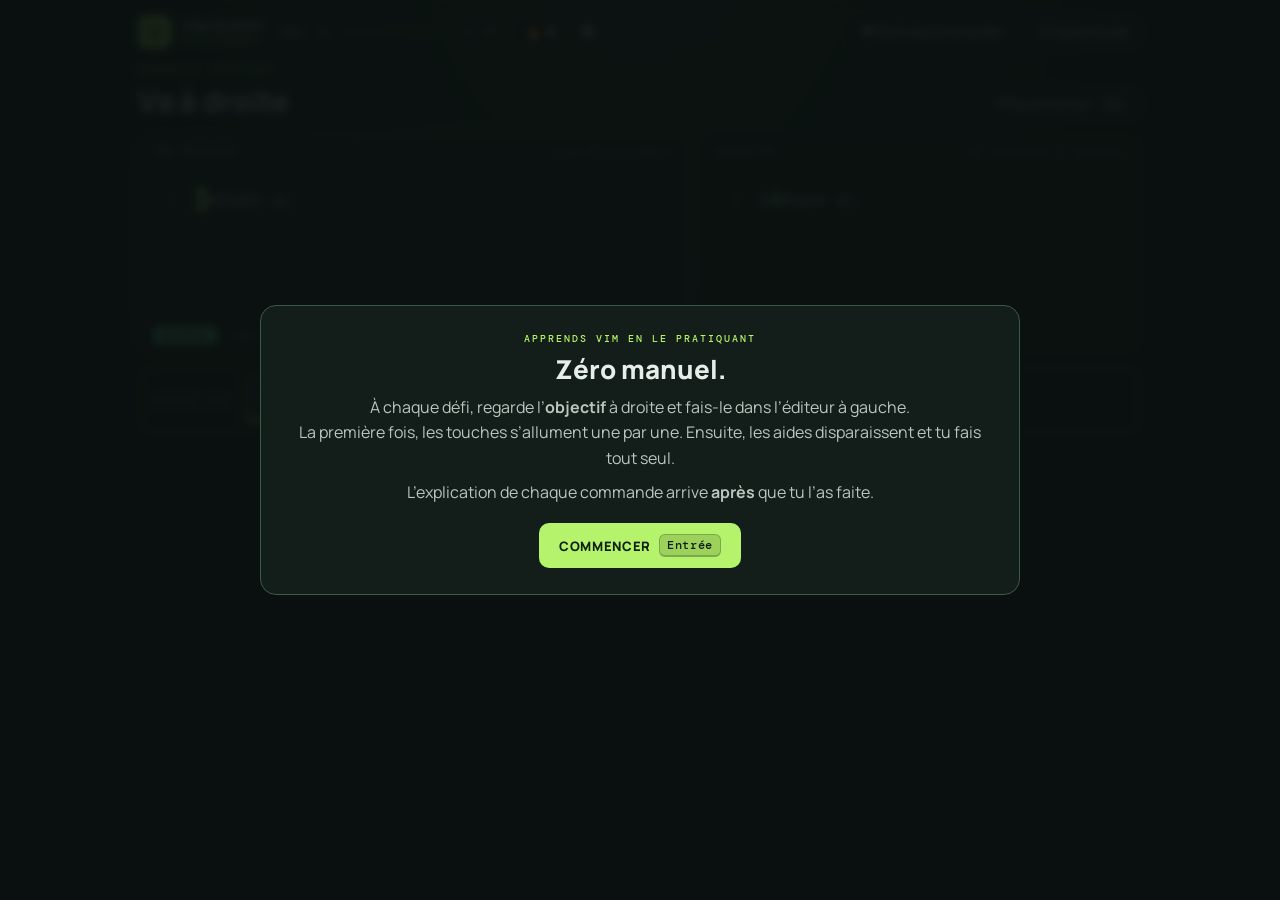
<file: index.html>
<!doctype html>
<html lang="fr">
<head>
  <meta charset="utf-8">
  <meta name="viewport" content="width=device-width, initial-scale=1">
  <meta name="theme-color" content="#0e1514">
  <title>VIM QUEST — Entraînement</title>
  <link rel="stylesheet" href="dojo.css">
</head>
<body>
  <main class="app">
    <header class="top">
      <div class="brand"><span class="brand-mark">V</span><span>VIM QUEST<small>ENTRAÎNEMENT</small></span></div>
      <div class="level">
        <span id="lv">NIV. 1</span>
        <div class="xpbar"><i id="xp-fill"></i></div>
        <span id="xp-txt" class="muted">0 XP</span>
      </div>
      <div class="streak" title="Réussites d’affilée sans aide"><span>🔥</span><b id="streak">0</b></div>
      <div id="dots" class="dots" title="Progression de la session"></div>
      <nav class="nav">
        <button id="b-map" class="pill">🗺 Carte des commandes</button>
        <a class="pill" href="arcade.html">🎮 Mode arcade</a>
      </nav>
    </header>

    <section id="stage" class="stage">
      <div class="task">
        <div><div id="t-tag" class="tag">NOUVELLE COMMANDE</div><h1 id="t-title">…</h1></div>
        <div class="tools">
          <button id="b-reset" class="pill">↺ Recommencer <kbd>Tab</kbd></button>
          <button id="b-hint" class="pill">💡 Je suis bloqué</button>
        </div>
      </div>

      <div class="duo">
        <div class="pane editor">
          <div class="pane-h"><span>TON ÉDITEUR</span><span class="muted">tape directement</span></div>
          <div id="ed" class="code"></div>
          <div class="status"><span id="st-mode" class="st-mode">NORMAL</span><span id="st-file">main.js</span><span id="st-cmd" class="st-cmd"></span><span id="st-pos">1:1</span></div>
        </div>
        <div class="pane goal">
          <div class="pane-h"><span>OBJECTIF</span><span class="muted">le résultat à obtenir</span></div>
          <div id="goal" class="code"></div>
          <div id="goal-note" class="goal-note"></div>
        </div>
      </div>

      <div id="coach" class="coach"></div>
      <div id="feedback" class="feedback" hidden></div>
    </section>
  </main>
  <div id="overlay" class="overlay"></div>
  <script src="vimcore.js"></script>
  <script src="drills.js"></script>
  <script src="learn.js"></script>
  <script src="dojo.js"></script>
</body>
</html>
</file>
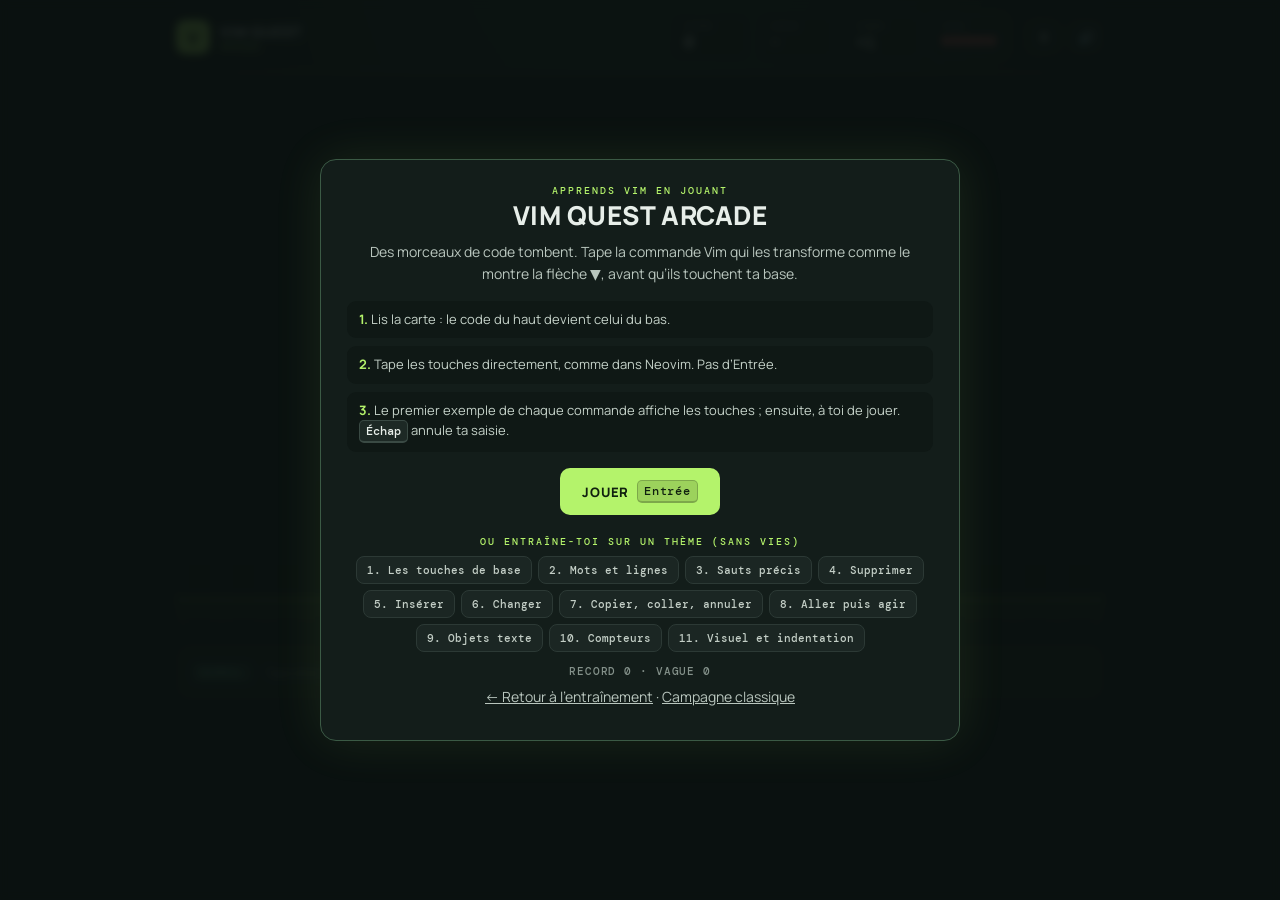
<file: arcade.html>
<!doctype html>
<html lang="fr">
<head>
  <meta charset="utf-8">
  <meta name="viewport" content="width=device-width, initial-scale=1">
  <meta name="theme-color" content="#101716">
  <title>VIM QUEST — Arcade</title>
  <link rel="stylesheet" href="arcade.css">
</head>
<body>
  <main class="app">
    <header class="hud">
      <div class="brand"><span class="brand-mark">V</span><span>VIM QUEST<small>ARCADE</small></span></div>
      <div class="stats">
        <div class="stat"><span>SCORE</span><b id="h-score">0</b></div>
        <div class="stat"><span>VAGUE</span><b id="h-wave">–</b></div>
        <div class="stat"><span>COMBO</span><b id="h-combo">×1</b></div>
        <div class="stat lives"><span>VIES</span><b id="h-lives">♥♥♥♥♥</b></div>
      </div>
      <div class="tools">
        <button id="b-pause" class="icon-btn" title="Pause (Échap)" aria-label="Pause">⏸</button>
        <button id="b-sound" class="icon-btn" title="Son" aria-label="Son">🔊</button>
      </div>
    </header>

    <section id="arena" class="arena" aria-label="Zone de jeu">
      <div id="enemies"></div>
      <div id="fx"></div>
      <div class="base"><span>▲ TA BASE — ne les laisse pas passer ▲</span></div>
    </section>

    <section id="inputbar" class="inputbar">
      <span id="mode-badge" class="mode-badge">NORMAL</span>
      <div id="typed" class="typed"><span class="placeholder">Tape directement les touches Vim — Échap annule ta saisie</span></div>
      <span id="msg" class="msg"></span>
    </section>
  </main>
  <div id="screen" class="screen"></div>
  <script src="vimcore.js"></script>
  <script src="drills.js"></script>
  <script src="arcade.js"></script>
</body>
</html>
</file>
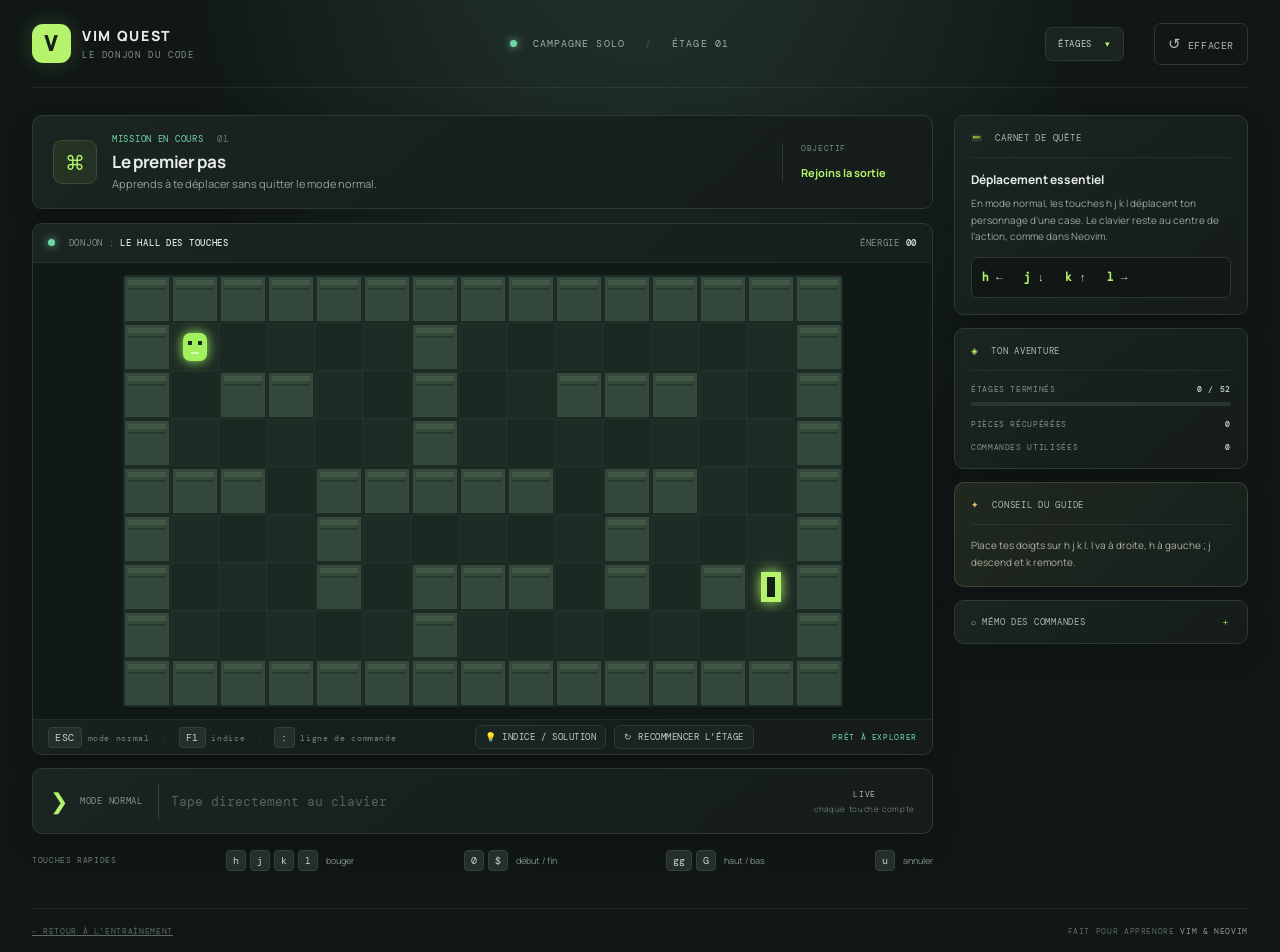
<file: campagne.html>
<!doctype html>
<html lang="fr">
<head>
  <meta charset="utf-8">
  <meta name="viewport" content="width=device-width, initial-scale=1">
  <meta name="theme-color" content="#101716">
  <title>VIM QUEST — Le donjon du code</title>
  <link rel="stylesheet" href="style.css">
</head>
<body>
  <main class="shell">
    <header class="topbar">
      <a class="brand" href="#" aria-label="Vim Quest accueil"><span class="brand-mark">V</span><span>VIM QUEST<small>LE DONJON DU CODE</small></span></a>
      <div class="top-meta"><span class="live-dot"></span> CAMPAGNE SOLO <span class="separator">/</span> <span id="level-label">ÉTAGE 01</span></div>
      <div class="level-picker"><button id="levels-button" class="levels-button" aria-expanded="false" aria-controls="level-menu">ÉTAGES <span>▾</span></button><div id="level-menu" class="level-menu" hidden aria-label="Choisir un étage"></div></div>
      <button id="reset" class="reset-button" title="Effacer toute la progression">↺ <span>EFFACER</span></button>
    </header>

    <section class="game-layout">
      <div class="main-column">
        <section class="mission card">
          <div class="mission-icon" id="mission-icon">⌘</div>
          <div class="mission-copy"><div class="eyebrow">MISSION EN COURS <span id="mission-number">01</span></div><h1 id="mission-title">Le premier pas</h1><p id="mission-text">Apprends à te déplacer sans quitter le mode normal.</p></div>
          <div class="objective"><span>OBJECTIF</span><strong id="objective-text">Rejoins la sortie</strong></div>
        </section>

        <section class="game-frame card" aria-label="Zone de jeu">
          <div class="game-hud"><span><i class="hud-dot"></i> DONJON : <b id="room-name">LE HALL DES TOUCHES</b></span><span>ÉNERGIE <b id="moves">00</b></span></div>
          <div class="canvas-wrap"><section id="editor-shell" class="editor-shell" aria-label="Buffer de code"><div class="editor-title"><span class="editor-file">●</span><span id="editor-filename">main.js</span><span id="editor-mode">NORMAL</span></div><div id="editor-code" class="editor-code"></div><div class="editor-goal" id="editor-goal"></div></section><canvas id="game" width="720" height="432" aria-label="Jeu de labyrinthe Vim Quest"></canvas><div id="hint-box" class="hint-box" hidden></div><div id="success" class="success" hidden><div class="success-card"><div class="success-star">★</div><strong>Étage réussi !</strong><span id="success-text">Bien joué.</span><button id="next-button" class="next-button">SUITE <kbd>ENTRÉE</kbd></button></div></div><div id="toast" class="toast" aria-live="polite"></div></div>
          <div class="game-footer"><span><kbd>ESC</kbd> mode normal <span class="footer-sep">·</span> <kbd>F1</kbd> indice <span class="footer-sep">·</span> <kbd>:</kbd> ligne de commande</span><span class="footer-actions"><button id="hint-button" class="mini-button">💡 INDICE / SOLUTION</button><button id="retry-button" class="mini-button">↻ RECOMMENCER L’ÉTAGE</button></span><span id="status">PRÊT À EXPLORER</span></div>
        </section>

        <section class="command-bar card">
          <div class="command-icon">❯</div><div class="command-body"><label id="bar-label" for="command-input">MODE NORMAL</label><input id="command-input" readonly tabindex="-1" autocomplete="off" placeholder="Tape directement au clavier : plus besoin d’Entrée" aria-label="Touches tapées"></div><div class="command-hint"><span>LIVE</span><small>chaque touche compte</small></div>
        </section>

        <div class="key-guide"><span class="guide-label">TOUCHES RAPIDES</span><span><kbd>h</kbd><kbd>j</kbd><kbd>k</kbd><kbd>l</kbd> <small>bouger</small></span><span><kbd>0</kbd><kbd>$</kbd> <small>début / fin</small></span><span><kbd>gg</kbd><kbd>G</kbd> <small>haut / bas</small></span><span><kbd>u</kbd> <small>annuler</small></span></div>
      </div>

      <aside class="sidebar">
        <section class="card guide-card"><div class="panel-heading"><span>📟</span> CARNET DE QUÊTE</div><div id="lesson-content" class="lesson-content"></div></section>
        <section class="card stats-card"><div class="panel-heading"><span>◈</span> TON AVENTURE</div><div class="stat-row"><span>ÉTAGES TERMINÉS</span><b id="stat-levels">0 / 52</b></div><div class="progress-track"><div id="progress-fill"></div></div><div class="stat-row"><span>PIÈCES RÉCUPÉRÉES</span><b id="stat-coins">0</b></div><div class="stat-row"><span>COMMANDES UTILISÉES</span><b id="stat-commands">0</b></div></section>
        <section class="card tip-card"><div class="panel-heading"><span>✦</span> CONSEIL DU GUIDE</div><p id="guide-tip">Les commandes Vim combinent souvent une action et une direction. Essaie h, j, k ou l.</p></section>
        <details class="card reference-card"><summary>⌕ MÉMO DES COMMANDES</summary><div class="reference-content"><h4>Déplacements</h4><p><kbd>h j k l</kbd> gauche / bas / haut / droite · <kbd>w b e</kbd> mots · <kbd>0 ^ $</kbd> ligne · <kbd>gg G</kbd> fichier · <kbd>f t F T</kbd> caractère · <kbd>%</kbd> paire</p><h4>Insérer et remplacer</h4><p><kbd>i a</kbd> avant / après · <kbd>I A</kbd> début / fin · <kbd>o O</kbd> ligne dessous / dessus · <kbd>r s R</kbd> remplacer</p><h4>Opérateurs</h4><p><kbd>d c y</kbd> supprimer / changer / copier + mouvement : <kbd>dw</kbd>, <kbd>ciw</kbd>, <kbd>di(</kbd>, <kbd>dd</kbd>, <kbd>D</kbd>, <kbd>yy</kbd>.</p><h4>Copier et annuler</h4><p><kbd>p P</kbd> coller après / avant · <kbd>u</kbd> annuler · <kbd>Ctrl-r</kbd> refaire · <kbd>.</kbd> répéter · <kbd>"ayy</kbd> et <kbd>"ap</kbd> registre a</p><h4>Sélection et recherche</h4><p><kbd>v V</kbd> sélection · <kbd>/</kbd> chercher · <kbd>n N</kbd> résultat suivant / précédent · <kbd>:noh</kbd> retirer le surlignage</p><h4>Fichiers et édition</h4><p><kbd>:w</kbd> sauvegarder · <kbd>:q</kbd> quitter · <kbd>:wq</kbd> faire les deux · <kbd>:e</kbd> fichier · <kbd>:bn :bp</kbd> buffers · <kbd>:set number</kbd> numéros</p><h4>Fenêtres et outils</h4><p><kbd>:split :vsplit</kbd> fenêtres · <kbd>Ctrl-w h/j/k/l</kbd> naviguer · <kbd>ma</kbd> marque · <kbd>qa</kbd> macro · <kbd>J</kbd> joindre · <kbd>&gt;&gt; &lt;&lt;</kbd> indenter · <kbd>Ctrl-d/u</kbd> défiler · <kbd>:help</kbd></p></div></details>
      </aside>
    </section>
    <footer class="bottomline"><span><a href="index.html" style="color:inherit">← RETOUR À L’ENTRAÎNEMENT</a></span><span>FAIT POUR APPRENDRE <b>VIM & NEOVIM</b></span></footer>
  </main>
  <script src="game.js"></script>
  <script src="solutions.js"></script>
  <script src="keys.js"></script>
</body>
</html>
</file>
<file: dojo.css>
@import url('https://fonts.googleapis.com/css2?family=DM+Mono:wght@400;500&family=Manrope:wght@400;600;700;800&display=swap');
:root{color-scheme:dark;--bg:#0e1514;--panel:#151e1c;--panel2:#1b2623;--line:#2c3935;--muted:#84918a;--text:#e7eee9;--green:#b4f36b;--mint:#73d6a7;--orange:#f3ae69;--red:#ff6b6b;--gold:#f3c969;--mono:'DM Mono',ui-monospace,monospace}
*{box-sizing:border-box}[hidden]{display:none!important}
body{margin:0;min-height:100vh;background:radial-gradient(ellipse at 50% -30%,#24372e 0,transparent 55%),var(--bg);color:var(--text);font-family:Manrope,system-ui,sans-serif}
.app{max-width:1040px;margin:0 auto;padding:14px 18px 28px;display:flex;flex-direction:column;gap:14px}
.muted{color:var(--muted)}
kbd,.kbd{display:inline-block;min-width:24px;padding:2px 7px;border:1px solid #3a4a44;border-bottom-width:2px;border-radius:6px;background:#1d2925;color:var(--text);font:500 12px var(--mono);text-align:center}

.top{display:flex;align-items:center;gap:16px;flex-wrap:wrap}
.brand{display:flex;align-items:center;gap:10px;font:800 14px Manrope;letter-spacing:.06em}
.brand small{display:block;font:500 9px var(--mono);color:var(--green);letter-spacing:.2em}
.brand-mark{display:grid;place-items:center;width:34px;height:34px;border-radius:9px;background:var(--green);color:#10200f;font-size:18px}
.level{display:flex;align-items:center;gap:9px;font:500 11px var(--mono);letter-spacing:.08em}
.xpbar{width:120px;height:7px;border-radius:5px;background:#1d2925;overflow:hidden}
.xpbar i{display:block;height:100%;width:0;background:linear-gradient(90deg,var(--mint),var(--green));transition:width .5s}
.streak{display:flex;align-items:center;gap:5px;padding:5px 11px;border:1px solid var(--line);border-radius:20px;background:var(--panel);font:500 14px var(--mono)}
.streak.hot{border-color:var(--gold);color:var(--gold)}
.dots{display:flex;gap:5px}
.dots i{width:9px;height:9px;border-radius:50%;background:#26332e}
.dots i.done{background:var(--green)}
.dots i.now{background:#fff;box-shadow:0 0 0 3px #ffffff22}
.nav{display:flex;gap:8px;margin-left:auto}
.pill{display:inline-flex;align-items:center;gap:7px;padding:8px 13px;border:1px solid var(--line);border-radius:9px;background:var(--panel);color:var(--text);font:600 12px Manrope;text-decoration:none;cursor:pointer}
.pill:hover{border-color:#739453;color:var(--green)}

.stage{display:flex;flex-direction:column;gap:14px}
.task{display:flex;justify-content:space-between;align-items:flex-end;gap:14px;flex-wrap:wrap}
.tag{font:500 10px var(--mono);letter-spacing:.2em;color:var(--green)}
h1{margin:4px 0 0;font:800 30px Manrope;letter-spacing:-.01em}
.tools{display:flex;gap:8px}
.tools kbd{font-size:10px;padding:0 5px}

.duo{display:grid;grid-template-columns:1.25fr 1fr;gap:14px}
.pane{border:1px solid var(--line);border-radius:14px;background:var(--panel);overflow:hidden;display:flex;flex-direction:column;min-width:0}
.pane-h{display:flex;justify-content:space-between;padding:9px 14px;border-bottom:1px solid var(--line);font:500 10px var(--mono);letter-spacing:.16em;color:#b3c0b8}
.editor{border-color:#3b5a45;box-shadow:0 0 30px #b4f36b10}
.editor.shake{animation:shake .25s}
@keyframes shake{25%{transform:translateX(-5px)}75%{transform:translateX(5px)}}
.goal{background:#101a15}
.code{flex:1;min-height:150px;padding:16px 14px;font:500 18px/1.7 var(--mono);white-space:pre;overflow:auto;counter-reset:none}
.ln{display:flex;min-height:1.7em}
.ln .n{flex:none;width:2.4em;color:#4e5d56;text-align:right;padding-right:1em;user-select:none}
.ln .t{flex:1}
.ln.chg{background:#b4f36b12;border-radius:3px}
.cur{background:var(--green);color:#10200f;border-radius:2px}
.cur.ins{background:none;color:inherit;box-shadow:-2px 0 0 var(--orange);animation:blink 1s steps(1) infinite}
@keyframes blink{50%{box-shadow:-2px 0 0 transparent}}
.sel{background:#5b8cff55;border-radius:2px}
.goal .cur{background:#2f5a3d;color:#d9ffe0}
.status{display:flex;gap:14px;align-items:center;padding:7px 14px;border-top:1px solid var(--line);background:#0f1816;font:500 11px var(--mono);color:var(--muted)}
.st-mode{padding:2px 9px;border-radius:4px;background:var(--mint);color:#0c2016;font-weight:500;letter-spacing:.08em}
.st-mode.ins{background:var(--orange);color:#2b1700}
.st-mode.vis{background:#8ab0ff;color:#0b1a3a}
.st-cmd{margin-left:auto;color:var(--gold);min-width:3em;text-align:right}
.goal-note{padding:9px 14px;border-top:1px solid var(--line);font:11px var(--mono);color:var(--muted)}

.coach{display:flex;align-items:center;gap:8px;flex-wrap:wrap;min-height:64px;padding:10px 14px;border:1px dashed #3a4a44;border-radius:12px;background:#0f1816}
.coach .lab{font:500 10px var(--mono);letter-spacing:.16em;color:var(--muted);margin-right:6px}
.cap{display:inline-grid;place-items:center;min-width:46px;height:46px;padding:0 12px;border:1px solid #3a4a44;border-bottom-width:4px;border-radius:10px;background:#1d2925;font:500 18px var(--mono);color:#cfdcd3;transition:all .15s}
.cap.done{background:var(--green);border-color:#8fcf4d;color:#10200f}
.cap.next{border-color:var(--gold);color:var(--gold);animation:pulse 1s infinite}
@keyframes pulse{50%{transform:translateY(-3px);box-shadow:0 8px 14px #f3c96930}}
.coach .idle{color:var(--muted);font-size:13px}
.coach .ask{color:var(--gold)}

.feedback{padding:16px 18px;border:1px solid var(--green);border-radius:14px;background:#142019;box-shadow:0 0 36px #b4f36b18;animation:rise .3s}
@keyframes rise{from{opacity:0;transform:translateY(8px)}to{opacity:1;transform:none}}
.fb-top{display:flex;align-items:center;gap:14px;flex-wrap:wrap}
.fb-top b{font:800 20px Manrope;color:var(--green)}
.stars{color:var(--gold);font-size:18px;letter-spacing:2px}
.xp{margin-left:auto;font:500 13px var(--mono);color:var(--gold)}
.why{display:flex;flex-wrap:wrap;gap:8px;margin:12px 0 4px}
.why div{display:flex;flex-direction:column;align-items:center;gap:3px;padding:8px 10px;border-radius:9px;background:#0e1814;min-width:70px}
.why small{color:#9fb0a6;font-size:11px;text-align:center;max-width:140px;line-height:1.3}
.tip{margin:8px 0 0;color:#c5d2c9;font-size:13px}
.tip b{color:var(--gold)}
.go{margin-top:12px;display:flex;justify-content:flex-end}
.btn{display:inline-flex;align-items:center;gap:8px;padding:11px 20px;border:0;border-radius:10px;background:var(--green);color:#10200f;font:800 13px Manrope;letter-spacing:.05em;cursor:pointer}
.btn:hover{filter:brightness(1.08)}
.btn.ghost{background:transparent;border:1px solid var(--line);color:var(--text)}
.btn .kbd{background:#0002;border-color:#0003;color:#10200f}

.overlay{position:fixed;inset:0;display:none;align-items:center;justify-content:center;padding:18px;background:#0a1110eb;backdrop-filter:blur(4px);z-index:10}
.overlay.show{display:flex}
.card{width:min(760px,100%);max-height:92vh;overflow:auto;padding:26px;border:1px solid #3b5a45;border-radius:16px;background:#131d1a;text-align:center;animation:rise .3s}
.card h2{margin:6px 0;font:800 26px Manrope}
.card p{color:#b9c6be;line-height:1.6;margin:8px 0}
.row{display:flex;gap:10px;justify-content:center;flex-wrap:wrap;margin-top:18px}
.results{display:grid;grid-template-columns:repeat(3,1fr);gap:8px;margin:16px 0}
.results div{padding:10px;border-radius:10px;background:#0f1815}
.results span{display:block;font:500 9px var(--mono);letter-spacing:.14em;color:var(--muted)}
.results b{font:500 22px var(--mono)}
.map{display:grid;gap:14px;text-align:left;margin-top:14px}
.map h3{margin:0 0 7px;font:700 13px Manrope;color:#cfe0d3}
.tiles{display:flex;flex-wrap:wrap;gap:7px}
.tile{display:flex;flex-direction:column;gap:2px;min-width:92px;padding:8px 11px;border:1px solid var(--line);border-radius:9px;background:#18231f;color:var(--text);font:500 14px var(--mono);cursor:pointer;text-align:left}
.tile small{font:500 10px Manrope;color:var(--muted);max-width:150px}
.tile:hover{border-color:#739453}
.tile.learning{border-color:#8a6a2c;background:#241d0f}
.tile.good{border-color:#4a7f58;background:#13261b}
.tile.master{border-color:var(--gold);background:#2a2412;color:var(--gold)}
.legend{display:flex;gap:14px;justify-content:center;font:11px var(--mono);color:var(--muted);margin-top:8px;flex-wrap:wrap}
@media(max-width:820px){.duo{grid-template-columns:1fr}.nav{margin-left:0}.code{font-size:16px}h1{font-size:24px}}
</file>
<file: arcade.css>
@import url('https://fonts.googleapis.com/css2?family=DM+Mono:wght@400;500&family=Manrope:wght@400;600;700;800&display=swap');
:root{color-scheme:dark;--bg:#0e1514;--panel:#151e1c;--panel2:#1b2623;--line:#2c3935;--muted:#84918a;--text:#e7eee9;--green:#b4f36b;--mint:#73d6a7;--orange:#f3ae69;--red:#ff6b6b;--gold:#f3c969;--mono:'DM Mono',ui-monospace,monospace}
*{box-sizing:border-box}
body{margin:0;min-height:100vh;background:radial-gradient(ellipse at 50% -30%,#24372e 0,transparent 55%),var(--bg);color:var(--text);font-family:Manrope,system-ui,sans-serif}
.app{max-width:960px;margin:0 auto;padding:14px 16px 20px;display:flex;flex-direction:column;gap:12px}
kbd,.kbd{display:inline-block;min-width:22px;padding:2px 6px;border:1px solid #3a4a44;border-bottom-width:2px;border-radius:5px;background:#1d2925;color:var(--text);font:500 12px var(--mono);text-align:center}

.hud{display:flex;align-items:center;gap:16px;flex-wrap:wrap}
.brand{display:flex;align-items:center;gap:10px;font:800 14px Manrope;letter-spacing:.06em}
.brand small{display:block;font:500 9px var(--mono);color:var(--green);letter-spacing:.2em}
.brand-mark{display:grid;place-items:center;width:34px;height:34px;border-radius:9px;background:var(--green);color:#10200f;font-weight:800;font-size:18px}
.stats{display:flex;gap:8px;margin-left:auto}
.stat{min-width:78px;padding:6px 12px;border:1px solid var(--line);border-radius:9px;background:var(--panel)}
.stat span{display:block;font:500 8px var(--mono);letter-spacing:.14em;color:var(--muted)}
.stat b{font:500 17px var(--mono);color:var(--text)}
.stat.lives b{color:var(--red);letter-spacing:.05em}
#h-combo.hot{color:var(--gold)}
.tools{display:flex;gap:6px}
.icon-btn{width:36px;height:36px;border:1px solid var(--line);border-radius:9px;background:var(--panel);color:var(--text);cursor:pointer;font-size:14px}
.icon-btn:hover{border-color:#739453}

.arena{position:relative;height:clamp(380px,64vh,560px);border:1px solid var(--line);border-radius:14px;overflow:hidden;background:
  linear-gradient(#ffffff05 1px,transparent 1px) 0 0/100% 44px,
  linear-gradient(90deg,#ffffff04 1px,transparent 1px) 0 0/44px 100%,
  linear-gradient(#111a18,#0d1413)}
.arena.hit{animation:shake .35s}
@keyframes shake{20%{transform:translateX(-7px)}50%{transform:translateX(6px)}80%{transform:translateX(-3px)}}
.base{position:absolute;left:0;right:0;bottom:0;height:34px;display:grid;place-items:center;border-top:2px solid #b4f36b66;background:linear-gradient(#b4f36b14,#b4f36b05);font:500 9px var(--mono);letter-spacing:.18em;color:#b4f36bb0}

.enemy{position:absolute;left:0;top:0;padding:9px 11px 10px;border:1px solid #38493f;border-radius:11px;background:#16211e;box-shadow:0 6px 18px #0006;font:13px/1.45 var(--mono);will-change:transform;transition:border-color .15s,box-shadow .15s,opacity .35s,filter .35s}
.enemy.target{border-color:var(--green);box-shadow:0 0 0 1px #b4f36b55,0 0 22px #b4f36b33}
.enemy.dead{opacity:0;filter:brightness(2) blur(2px)}
.enemy.dead.win{border-color:var(--green)}
.enemy.dead.lose{border-color:var(--red);background:#2a1616}
.e-head{display:flex;justify-content:space-between;align-items:center;gap:8px;margin-bottom:6px;font:700 11px Manrope;color:#cfe0d3;letter-spacing:.01em}
.e-mode{padding:1px 6px;border-radius:4px;background:#73d6a722;color:var(--mint);font:500 9px var(--mono);letter-spacing:.1em}
.e-mode.ins{background:#f3ae6922;color:var(--orange)}
.e-before,.e-after{white-space:pre;overflow:hidden;padding:5px 7px;border-radius:6px}
.e-before{background:#0d1513;color:#d7e3da}
.e-after{background:#12241a;color:#9bd6a8;border:1px dashed #2f5a3d}
.e-arrow{text-align:center;color:var(--muted);font-size:10px;line-height:1.5}
.ln{min-height:1.45em}
.cur{font-style:normal;background:var(--green);color:#10200f;border-radius:2px}
.e-after .cur{background:#2f5a3d;color:#d9ffe0}
.e-keys{display:flex;flex-wrap:wrap;gap:3px;margin-top:7px;min-height:23px}
.e-keys .kbd{font-size:11px;padding:1px 5px}
.e-keys .kbd.ok{background:var(--green);border-color:var(--green);color:#10200f}
.e-keys .dots{color:var(--muted);font-size:11px;letter-spacing:.2em;padding:3px 2px}
.answer{margin-top:6px;padding:4px 7px;border-radius:6px;background:#3a1b1b;color:#ffb3b3;font-size:11px}

.pop{position:absolute;pointer-events:none;font:800 16px Manrope;color:var(--gold);text-shadow:0 2px 8px #000;animation:pop .9s ease-out forwards}
@keyframes pop{from{opacity:1;transform:translateY(0)}to{opacity:0;transform:translateY(-34px)}}

.inputbar{display:flex;align-items:center;gap:12px;height:56px;padding:0 14px;border:1px solid var(--line);border-radius:12px;background:var(--panel);transition:border-color .15s,background .15s}
.inputbar.err{border-color:var(--red);background:#241616}
.inputbar.ok{border-color:var(--green)}
.mode-badge{flex:none;padding:4px 9px;border-radius:6px;background:#73d6a722;color:var(--mint);font:500 10px var(--mono);letter-spacing:.14em}
.mode-badge.ins{background:#f3ae6922;color:var(--orange)}
.typed{flex:1;display:flex;gap:4px;align-items:center;min-width:0;overflow:hidden}
.typed .kbd{font-size:14px;padding:3px 8px}
.typed .placeholder{color:var(--muted);font-size:12px;white-space:nowrap;overflow:hidden;text-overflow:ellipsis}
.msg{flex:none;color:var(--muted);font:500 11px var(--mono)}

.screen{position:fixed;inset:0;display:none;align-items:center;justify-content:center;padding:18px;background:#0a1110e6;backdrop-filter:blur(4px);z-index:5}
.screen.show{display:flex}
.card{width:min(640px,100%);max-height:100%;overflow:auto;padding:24px 26px;border:1px solid #3b5a45;border-radius:16px;background:#131d1a;box-shadow:0 0 50px #b4f36b18;text-align:center;animation:rise .3s ease-out}
@keyframes rise{from{opacity:0;transform:translateY(10px) scale(.98)}to{opacity:1;transform:none}}
.card h1{margin:0 0 4px;font:800 26px Manrope;letter-spacing:.02em}
.card h2{margin:0 0 6px;font:800 20px Manrope}
.card .tag{font:500 10px var(--mono);letter-spacing:.2em;color:var(--green)}
.card p{margin:8px 0;color:#b9c6be;font-size:14px;line-height:1.55}
.card .how{display:grid;gap:8px;margin:16px 0;text-align:left}
.card .how div{padding:9px 12px;border-radius:9px;background:#0f1815;color:#c5d2c9;font-size:13px;line-height:1.5}
.card .how b{color:var(--green)}
.btn{display:inline-flex;align-items:center;gap:8px;padding:12px 22px;border:0;border-radius:10px;background:var(--green);color:#10200f;font:800 13px Manrope;letter-spacing:.06em;cursor:pointer}
.btn:hover{filter:brightness(1.08)}
.btn.ghost{background:transparent;border:1px solid var(--line);color:var(--text)}
.btn .kbd{background:#0002;border-color:#0003;color:#10200f}
.btn.ghost .kbd{background:#1d2925;border-color:#3a4a44;color:var(--text)}
.row{display:flex;gap:10px;justify-content:center;flex-wrap:wrap;margin-top:14px}
.chips{display:flex;flex-wrap:wrap;gap:6px;justify-content:center;margin-top:8px}
.chip{padding:6px 10px;border:1px solid var(--line);border-radius:8px;background:var(--panel2);color:#c3cec6;font:500 11px var(--mono);cursor:pointer}
.chip:hover{border-color:#739453;color:var(--green)}
.best{margin-top:12px;color:var(--muted);font:500 11px var(--mono);letter-spacing:.08em}
.link{color:var(--muted);font-size:12px}
.skills{display:grid;gap:7px;margin:14px 0;text-align:left}
.skill{display:grid;grid-template-columns:96px 1fr;gap:6px 12px;align-items:center;padding:9px 11px;border-radius:10px;background:#0f1815}
.skill .k{display:flex;flex-wrap:wrap;gap:3px}
.skill .d{font-size:12.5px;color:#c5d2c9}
.skill .mini{grid-column:1/-1;display:grid;grid-template-columns:1fr auto 1fr;gap:8px;align-items:center;font:11px/1.4 var(--mono)}
.skill .mini pre{margin:0;padding:4px 7px;border-radius:5px;background:#0b1210;color:#d7e3da;overflow:hidden}
.skill .mini pre.after{background:#12241a;color:#9bd6a8}
.skill .mini span{color:var(--muted)}
.results{display:grid;grid-template-columns:repeat(3,1fr);gap:8px;margin:16px 0}
.results div{padding:10px;border-radius:10px;background:#0f1815}
.results span{display:block;font:500 9px var(--mono);letter-spacing:.14em;color:var(--muted)}
.results b{font:500 20px var(--mono)}
.review{margin:10px 0;text-align:left;font-size:13px;color:#c5d2c9}
.review div{display:flex;gap:10px;align-items:center;padding:6px 0;border-top:1px solid #22302b}
.new{color:var(--gold);font-weight:800}
@media(max-width:640px){.stats{width:100%;margin-left:0}.stat{flex:1;min-width:0}.skill{grid-template-columns:1fr}.results{grid-template-columns:1fr 1fr}.msg{display:none}.card{padding:18px}}
</file>
<file: style.css>
@import url('https://fonts.googleapis.com/css2?family=DM+Mono:wght@400;500&family=Manrope:wght@400;500;600;700;800&display=swap');
:root{color-scheme:dark;--bg:#101716;--panel:#171f1d;--panel2:#1b2522;--line:#2c3935;--muted:#84918a;--text:#e7eee9;--green:#b4f36b;--mint:#73d6a7;--orange:#f3ae69}
*{box-sizing:border-box}body{margin:0;background:radial-gradient(ellipse at 50% -35%,#273a31 0,transparent 55%),var(--bg);color:var(--text);font-family:Manrope,system-ui,sans-serif;min-height:100vh}.shell{max-width:1320px;padding:0 32px;margin:auto}.topbar{height:88px;display:flex;align-items:center;border-bottom:1px solid #ffffff12;gap:30px}.brand{color:var(--text);text-decoration:none;display:flex;gap:11px;align-items:center;font-weight:800;letter-spacing:.12em;font-size:14px}.brand-mark{height:39px;width:39px;border-radius:11px;background:var(--green);color:#182118;display:grid;place-items:center;font-family:'DM Mono',monospace;font-size:22px;box-shadow:0 0 22px #b4f36330}.brand small{display:block;font:9px 'DM Mono',monospace;letter-spacing:.18em;color:var(--muted);margin-top:4px}.top-meta{margin:auto;font:10px 'DM Mono',monospace;letter-spacing:.11em;color:#a2ada6}.live-dot,.hud-dot{display:inline-block;width:7px;height:7px;background:var(--mint);border-radius:50%;margin-right:8px;box-shadow:0 0 9px #73d6a7}.separator{padding:0 13px;color:#495650}.reset-button{background:none;border:1px solid var(--line);border-radius:7px;padding:10px 13px;color:#aeb9b1;font:10px 'DM Mono',monospace;letter-spacing:.06em;cursor:pointer}.reset-button:hover{border-color:var(--green);color:var(--green)}.reset-button:first-letter{font-size:15px}.game-layout{display:grid;grid-template-columns:minmax(0,1fr) 294px;gap:21px;padding:27px 0 22px}.main-column{min-width:0}.card{background:linear-gradient(140deg,#1a2421,#151c1a);border:1px solid var(--line);border-radius:10px;box-shadow:0 12px 30px #0002}.mission{padding:17px 20px;display:flex;align-items:center;gap:15px;margin-bottom:14px;min-height:93px}.mission-icon{width:44px;height:44px;flex:none;border-radius:9px;display:grid;place-items:center;background:#b4f36b12;color:var(--green);font-size:20px;border:1px solid #b4f36b24}.mission-copy{min-width:0}.eyebrow,.objective>span,.game-hud,.game-footer,.command-body label,.command-hint,.guide-label,.panel-heading,.stat-row,.bottomline{font-family:'DM Mono',monospace;letter-spacing:.08em}.eyebrow{font-size:9px;color:var(--mint);margin-bottom:5px}.eyebrow span{margin-left:8px;color:#69776e}.mission h1{font-size:17px;margin:0 0 3px;font-weight:700;letter-spacing:-.02em}.mission p{margin:0;color:#95a198;font-size:11px}.objective{border-left:1px solid var(--line);padding-left:18px;margin-left:auto;min-width:130px}.objective>span{display:block;color:#79857d;font-size:8px;margin-bottom:7px}.objective strong{font-size:11px;color:var(--green)}.game-frame{overflow:hidden}.game-hud{height:39px;padding:0 15px;display:flex;align-items:center;justify-content:space-between;border-bottom:1px solid #ffffff0e;color:#839188;font-size:9px}.game-hud b{font-weight:500;color:#dbe4dd}.canvas-wrap{position:relative;background:#111917;display:flex;justify-content:center;padding:12px}.canvas-wrap canvas{display:block;width:min(100%,720px);height:auto;image-rendering:pixelated;border-radius:4px}.toast{position:absolute;left:50%;top:22px;transform:translate(-50%,-10px);background:#24332d;border:1px solid #b4f36b70;padding:9px 15px;border-radius:6px;font:11px 'DM Mono',monospace;color:var(--green);opacity:0;transition:.18s;pointer-events:none;white-space:nowrap}.toast.show{opacity:1;transform:translate(-50%,0)}.game-footer{height:35px;border-top:1px solid #ffffff0e;padding:0 15px;display:flex;justify-content:space-between;align-items:center;font-size:8px;color:#78857d}.game-footer kbd,.key-guide kbd{font:10px 'DM Mono',monospace;background:#242e2a;border:1px solid #34413b;color:#c7d1c9;padding:3px 6px;border-radius:4px}.footer-sep{padding:0 6px;color:#56645b}.game-footer #status{color:var(--mint)}.command-bar{height:66px;margin-top:13px;display:flex;align-items:center;padding:0 17px;gap:12px}.command-icon{font:22px 'DM Mono',monospace;color:var(--green)}.command-body{flex:1;display:flex;align-items:center;gap:15px}.command-body label{font-size:9px;color:#85938a;white-space:nowrap}.command-body input{background:transparent;border:0;border-left:1px solid #34413b;outline:none;color:var(--green);font:13px 'DM Mono',monospace;padding:9px 12px;width:100%}.command-body input::placeholder{color:#54625a}.command-hint{display:grid;text-align:center;gap:4px;color:#adb8af;font-size:8px}.command-hint small{font:8px Manrope,sans-serif;color:#6f7c73}.key-guide{height:52px;display:flex;align-items:center;justify-content:space-between;gap:9px}.guide-label{font-size:8px;color:#6e7b73}.key-guide span:not(.guide-label){display:flex;align-items:center;gap:4px}.key-guide small{color:#809087;font-size:9px;margin-left:4px}.sidebar{display:flex;flex-direction:column;gap:13px}.guide-card,.stats-card,.tip-card{padding:16px}.panel-heading{font-size:9px;color:#aab6ad;padding-bottom:13px;border-bottom:1px solid #ffffff10}.panel-heading span{color:var(--green);margin-right:7px}.lesson-content{padding-top:13px}.lesson-title{font-weight:700;font-size:12px;margin:0 0 7px}.lesson-text{color:#9ba79e;font-size:10px;line-height:1.65;margin:0}.lesson-example{margin-top:12px;background:#101715;border:1px solid #2b3932;border-radius:6px;padding:10px;color:#c9e9b7;font:11px 'DM Mono',monospace;line-height:1.8}.lesson-example strong{color:var(--green)}.stat-row{display:flex;justify-content:space-between;font-size:8px;color:#809087;margin-top:13px}.stat-row b{font-weight:500;color:#d4ded6}.progress-track{height:4px;background:#2b3631;border-radius:9px;margin-top:8px;overflow:hidden}.progress-track div{height:100%;width:0;background:var(--green);border-radius:9px;transition:width .3s}.tip-card{border-color:#66764a66;background:linear-gradient(135deg,#20291f,#171f1d)}.tip-card .panel-heading span{color:#e8c56a}.tip-card p{font-size:10px;line-height:1.65;color:#a8b19d;margin:12px 0 0}.bottomline{height:44px;border-top:1px solid #ffffff12;display:flex;align-items:center;justify-content:space-between;font-size:8px;color:#5d6a61}.bottomline b{color:#8e9a90;font-weight:400}.complete-overlay{position:absolute;inset:0;background:#0c1311dd;display:grid;place-items:center;text-align:center}.complete-box{padding:25px}.complete-box h2{color:var(--green);font-size:22px;margin:8px}.complete-box p{font-size:12px;color:#aeb9b0}.complete-box button{background:var(--green);border:0;border-radius:6px;padding:11px 17px;color:#172116;font-weight:800;cursor:pointer;margin-top:12px}
@media(max-width:850px){.shell{padding:0 18px}.game-layout{grid-template-columns:1fr}.sidebar{display:grid;grid-template-columns:1fr 1fr}.guide-card{grid-row:span 2}.topbar{height:72px}.top-meta{font-size:8px}.reset-button span{display:none}}
@media(max-width:550px){.shell{padding:0 12px}.topbar{gap:10px}.brand{font-size:11px}.top-meta{letter-spacing:0}.separator{padding:0 4px}.mission{padding:13px;gap:10px}.objective{min-width:auto;padding-left:10px}.mission h1{font-size:14px}.mission p{font-size:10px}.canvas-wrap{padding:5px}.game-layout{padding-top:15px}.key-guide{justify-content:flex-start;overflow:auto}.guide-label{display:none}.key-guide small{font-size:8px}.sidebar{display:flex}.bottomline{font-size:7px}.command-body{gap:8px}.command-body label{font-size:8px}.command-body input{padding-left:8px}}
.canvas-wrap{flex-direction:column;align-items:center;gap:10px}.editor-shell{display:none;width:min(100%,720px);background:#101715;border:1px solid #2c3935;border-radius:5px;overflow:hidden;font-family:'DM Mono',monospace}.editor-shell.active{display:block}.editor-title{height:31px;background:#1b2420;border-bottom:1px solid #2c3935;padding:0 11px;display:flex;align-items:center;gap:8px;color:#829087;font-size:9px}.editor-file{color:#73d6a7;font-size:12px}.editor-title #editor-mode{margin-left:auto;color:#b4f36b;font-size:8px}.editor-code{padding:10px 0;max-height:205px;overflow:auto;color:#d4ded6;font-size:11px;line-height:1.8}.editor-line{display:flex;min-height:20px;white-space:pre}.editor-ln{width:38px;text-align:right;padding-right:11px;color:#5d6a61;user-select:none}.editor-text{flex:1}.editor-cursor{display:inline-block;min-width:7px;background:#b4f36b;color:#101715;animation:cursor-blink 1s step-end infinite}@keyframes cursor-blink{50%{background:transparent;color:#b4f36b}}.editor-goal{border-top:1px solid #ffffff10;padding:7px 11px;color:#8f9b92;font:9px 'DM Mono',monospace}.editor-goal b{color:#f3c969}.editor-goal.done{color:var(--green)}.editor-shell.active+canvas{max-height:118px;object-fit:cover;object-position:center 33%;opacity:.55}
.reference-card{padding:0;overflow:hidden}.reference-card summary{cursor:pointer;list-style:none;padding:15px 16px;font:9px 'DM Mono',monospace;letter-spacing:.08em;color:#aab6ad}.reference-card summary::-webkit-details-marker{display:none}.reference-card summary:after{content:'＋';float:right;color:var(--green)}.reference-card[open] summary:after{content:'−'}.reference-content{border-top:1px solid #ffffff10;padding:2px 15px 13px}.reference-content h4{font:9px 'DM Mono',monospace;color:var(--mint);margin:12px 0 5px}.reference-content p{color:#98a49b;font-size:9px;line-height:1.75;margin:0}.reference-content kbd{font:9px 'DM Mono',monospace;color:#d3ded5;background:#242e2a;padding:2px 4px;border-radius:3px}
.editor-selected{background:#b4f36b18}
.topbar{position:relative}.level-picker{position:relative;flex:none}.levels-button{border:1px solid var(--line);border-radius:7px;padding:10px 12px;background:#1a2421;color:#c3cec6;font:9px 'DM Mono',monospace;letter-spacing:.08em;cursor:pointer}.levels-button:hover,.levels-button[aria-expanded="true"]{border-color:#739453;color:var(--green)}.levels-button span{padding-left:7px;color:var(--green)}.level-menu{position:absolute;z-index:20;right:0;top:calc(100% + 10px);width:min(360px,calc(100vw - 24px));max-height:min(70vh,620px);overflow:auto;padding:7px;background:#17201d;border:1px solid #394840;border-radius:9px;box-shadow:0 18px 50px #000b}.level-menu[hidden]{display:none}.level-option{width:100%;display:flex;align-items:center;gap:10px;text-align:left;padding:9px;border:0;border-radius:5px;background:transparent;color:#dbe4dd;cursor:pointer}.level-option:hover,.level-option:focus-visible{background:#27352d;outline:none}.level-option.current{background:#27352d}.level-number{width:25px;flex:none;color:#77867c;font:9px 'DM Mono',monospace}.level-name{font-size:10px;flex:1}.level-state{font:8px 'DM Mono',monospace;color:#7e8c82}.level-option.done .level-state{color:var(--mint)}.level-option.current .level-state{color:var(--green)}
.command-bar{cursor:default}#command-input{pointer-events:none;caret-color:transparent;font-family:'DM Mono',monospace}.command-bar.pending #command-input{color:var(--green)}.command-bar.insert{border-color:#73d6a7}.command-bar.cmdline{border-color:var(--orange)}
.footer-actions{display:flex;gap:8px}.mini-button{border:1px solid var(--line);border-radius:6px;padding:5px 9px;background:#1a2421;color:#c3cec6;font:9px 'DM Mono',monospace;letter-spacing:.06em;cursor:pointer}.mini-button:hover{border-color:#739453;color:var(--green)}
.canvas-wrap{position:relative}.hint-box{width:min(100%,720px);padding:9px 12px;border:1px solid #6b5a2f;background:#2a2412;color:#f3d98a;border-radius:6px;font:11px/1.5 'DM Mono',monospace}.hint-box[hidden],.success[hidden]{display:none}.hint-box kbd{margin:0 2px}
.success{position:absolute;inset:0;z-index:10;display:flex;align-items:center;justify-content:center;background:#0a1210d9;backdrop-filter:blur(3px);border-radius:8px}.success-card{display:flex;flex-direction:column;align-items:center;gap:8px;padding:26px 34px;border:1px solid var(--green);border-radius:12px;background:#142019;box-shadow:0 0 40px #b4f36b33;text-align:center;animation:pop .35s ease-out}.success-card strong{font-size:22px;color:var(--green)}.success-card span{color:#c3cec6;font-size:12px}.success-star{font-size:34px;color:#f3c969}.next-button{margin-top:8px;border:0;border-radius:8px;padding:11px 18px;background:var(--green);color:#10200f;font:700 11px 'DM Mono',monospace;letter-spacing:.08em;cursor:pointer}.next-button kbd{margin-left:6px;background:#0002;color:#10200f;border-color:#0003}
@keyframes pop{from{transform:scale(.85);opacity:0}to{transform:none;opacity:1}}
.editor-cursor{animation:blink 1.1s steps(1) infinite}@keyframes blink{50%{opacity:.55}}
@media(max-width:850px){.footer-actions{display:none}}
.editor-shell.active~canvas{display:none}
.game-footer{flex-wrap:wrap;gap:8px 14px}.game-footer>span:first-child{white-space:nowrap}
</file>
